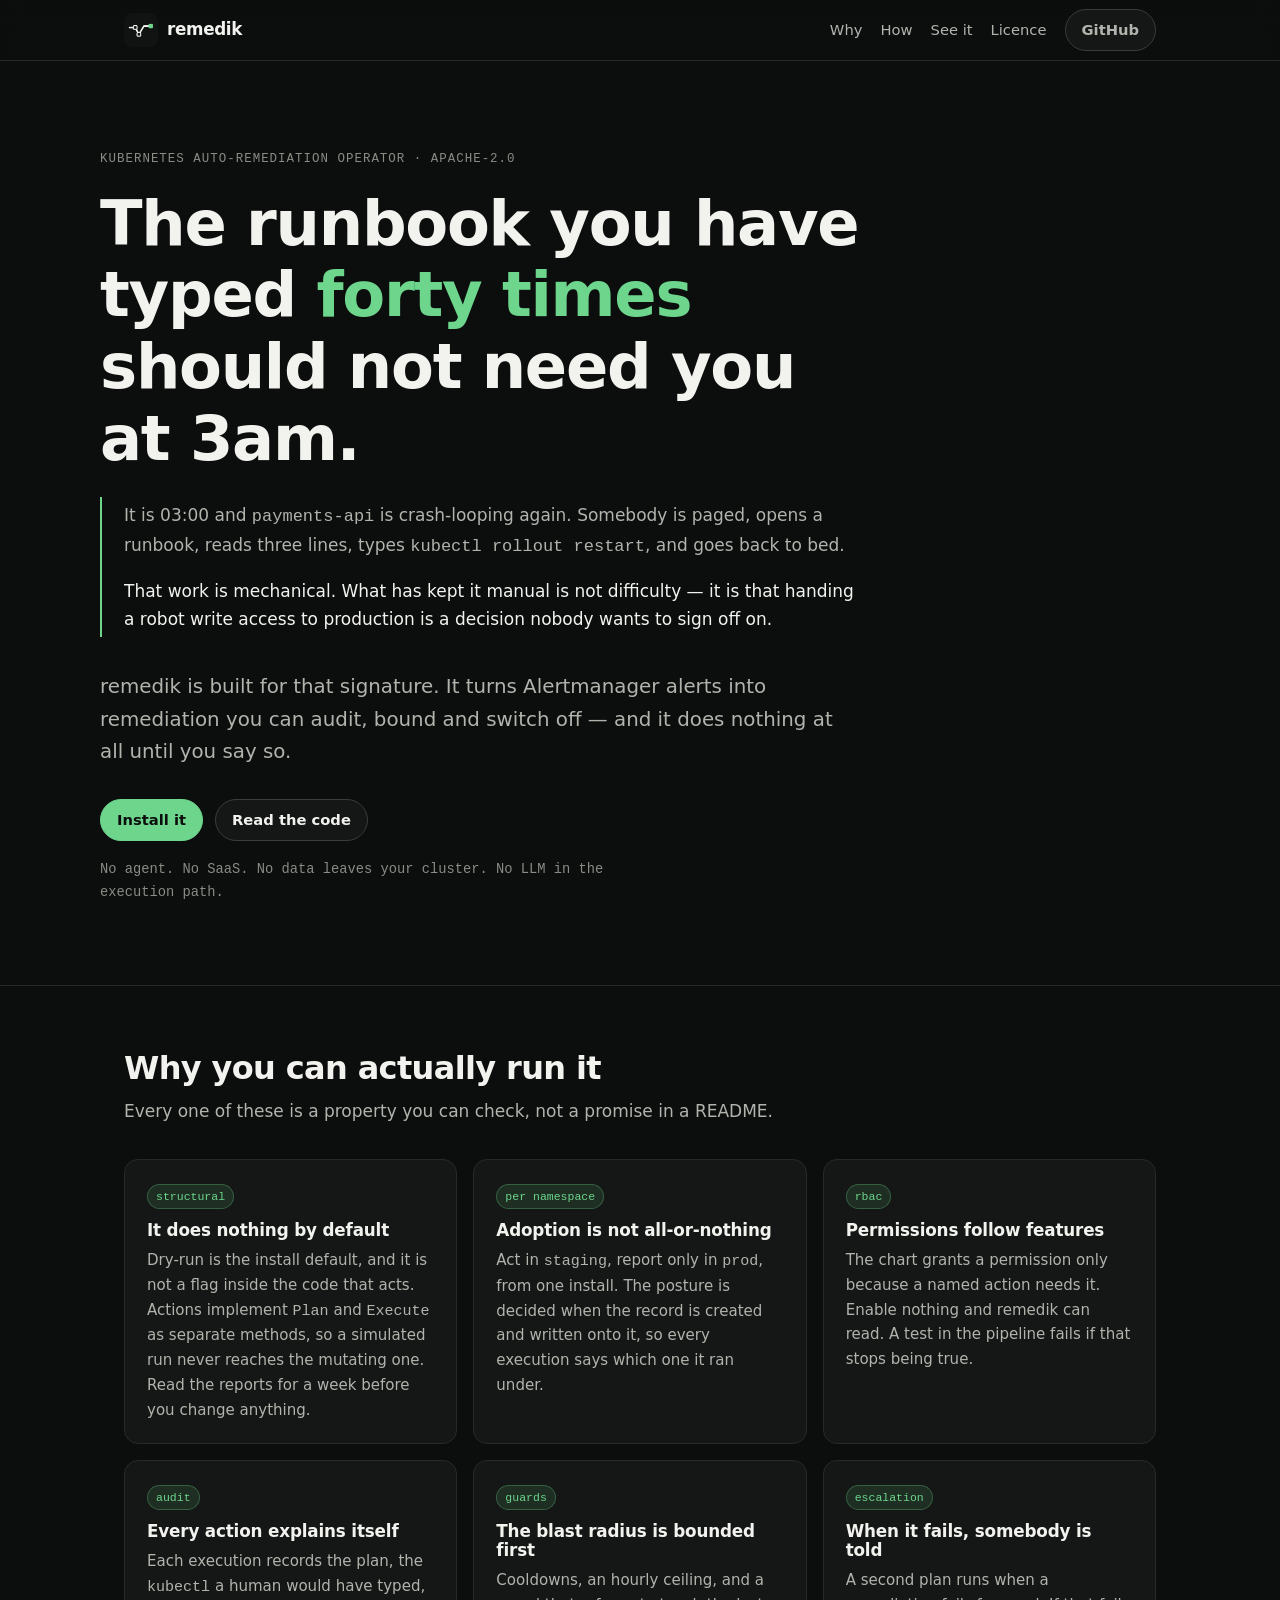
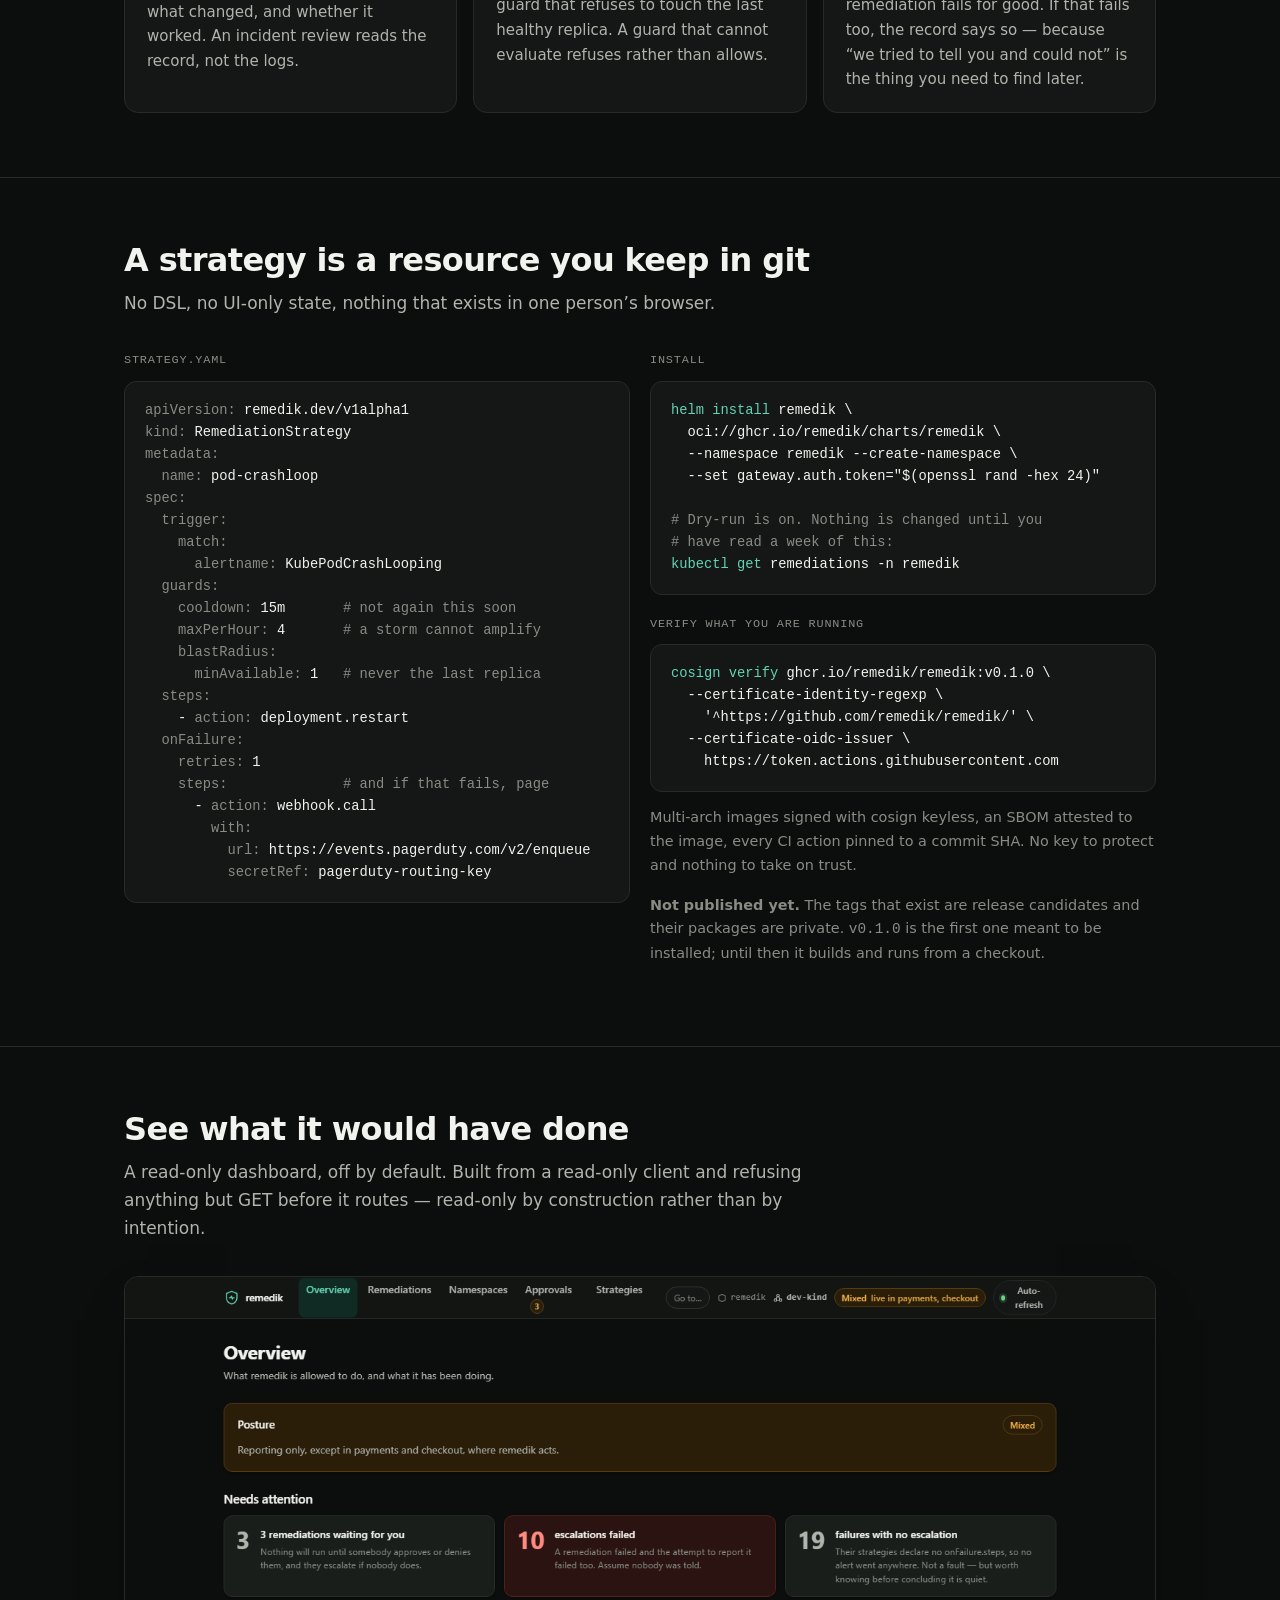
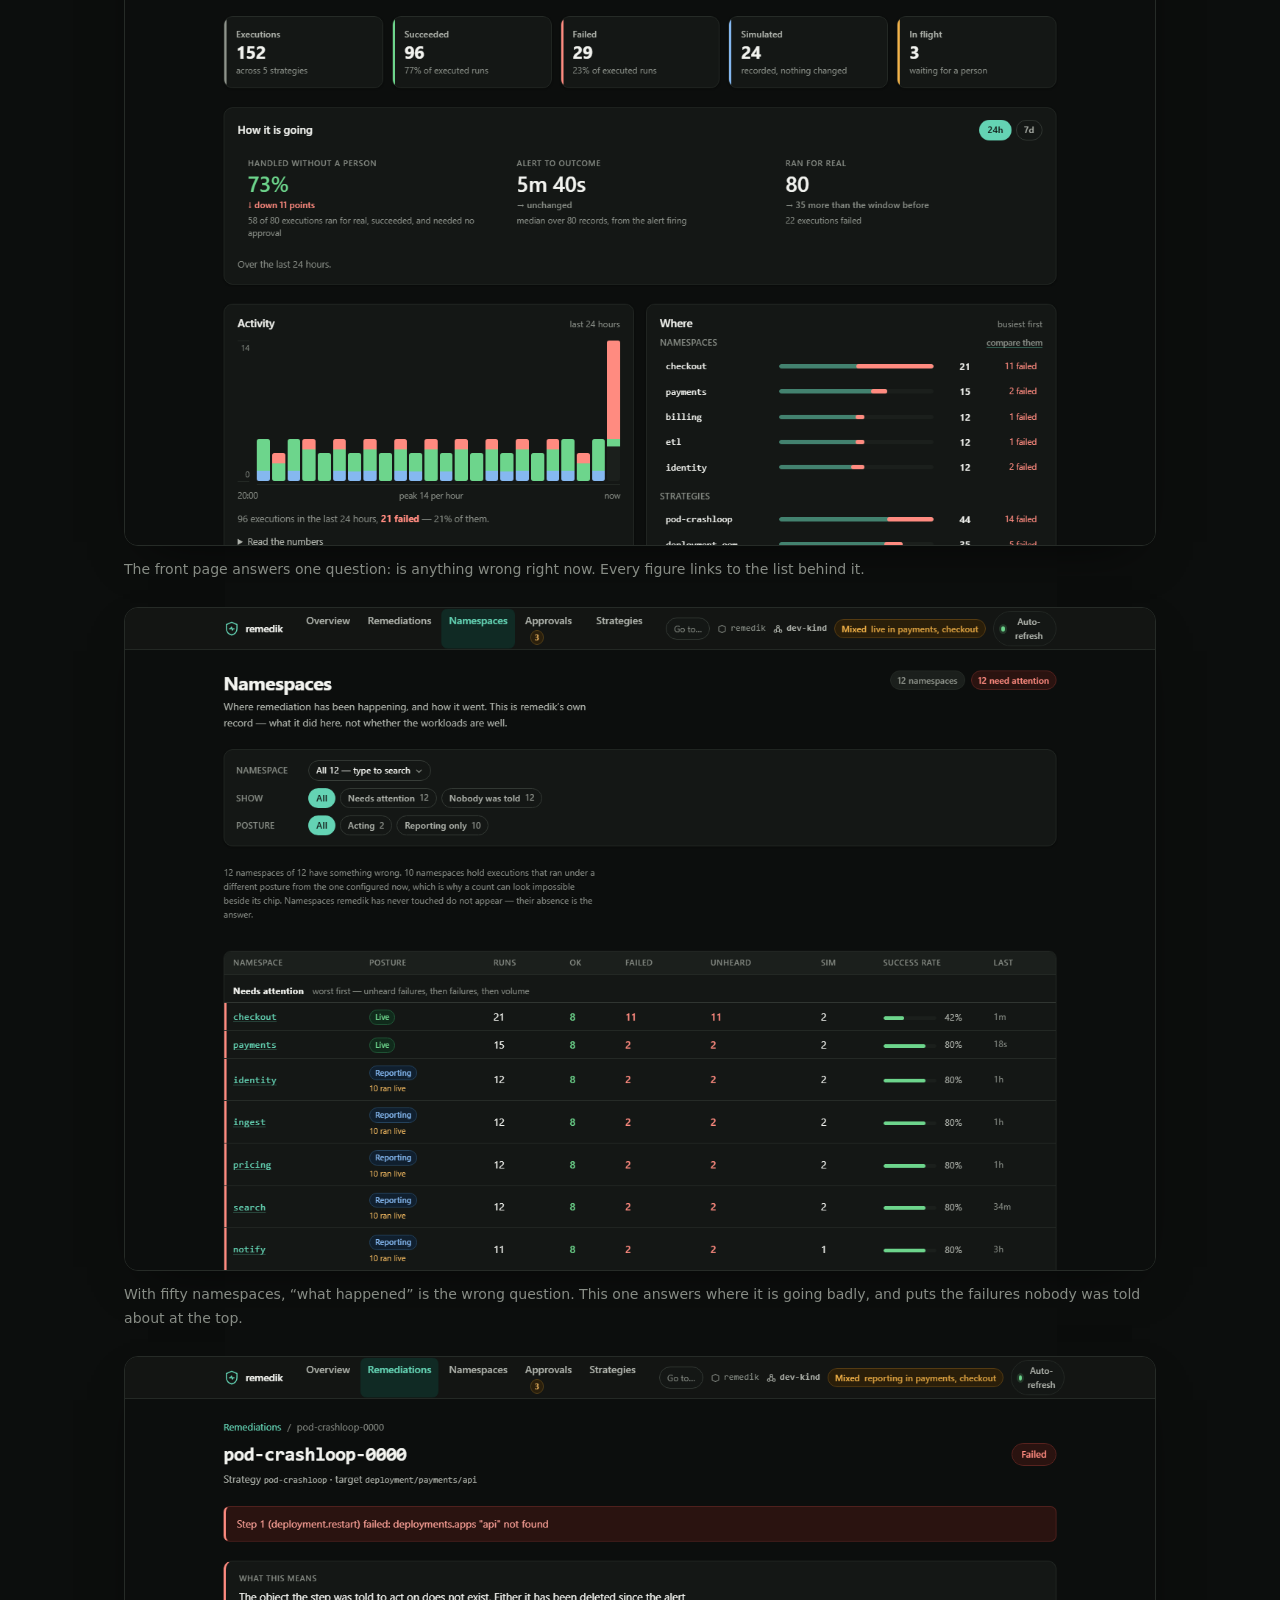
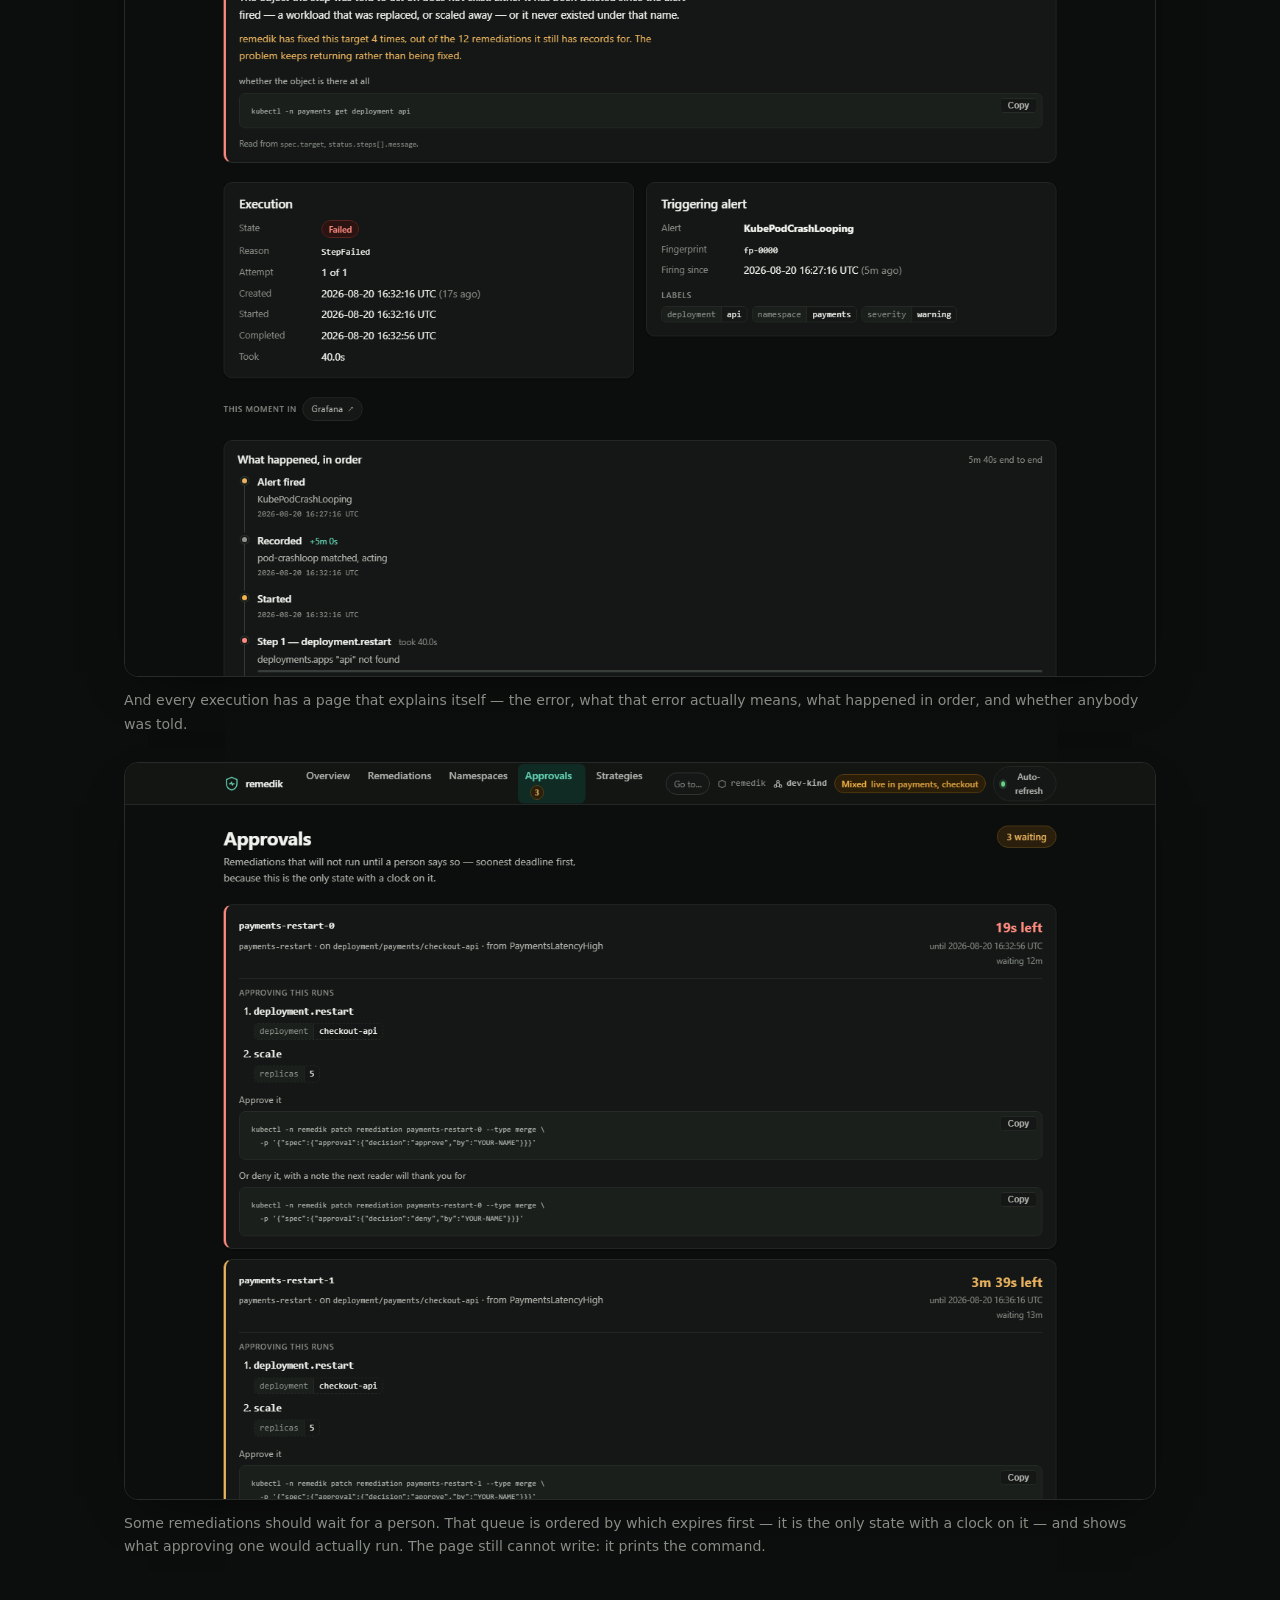
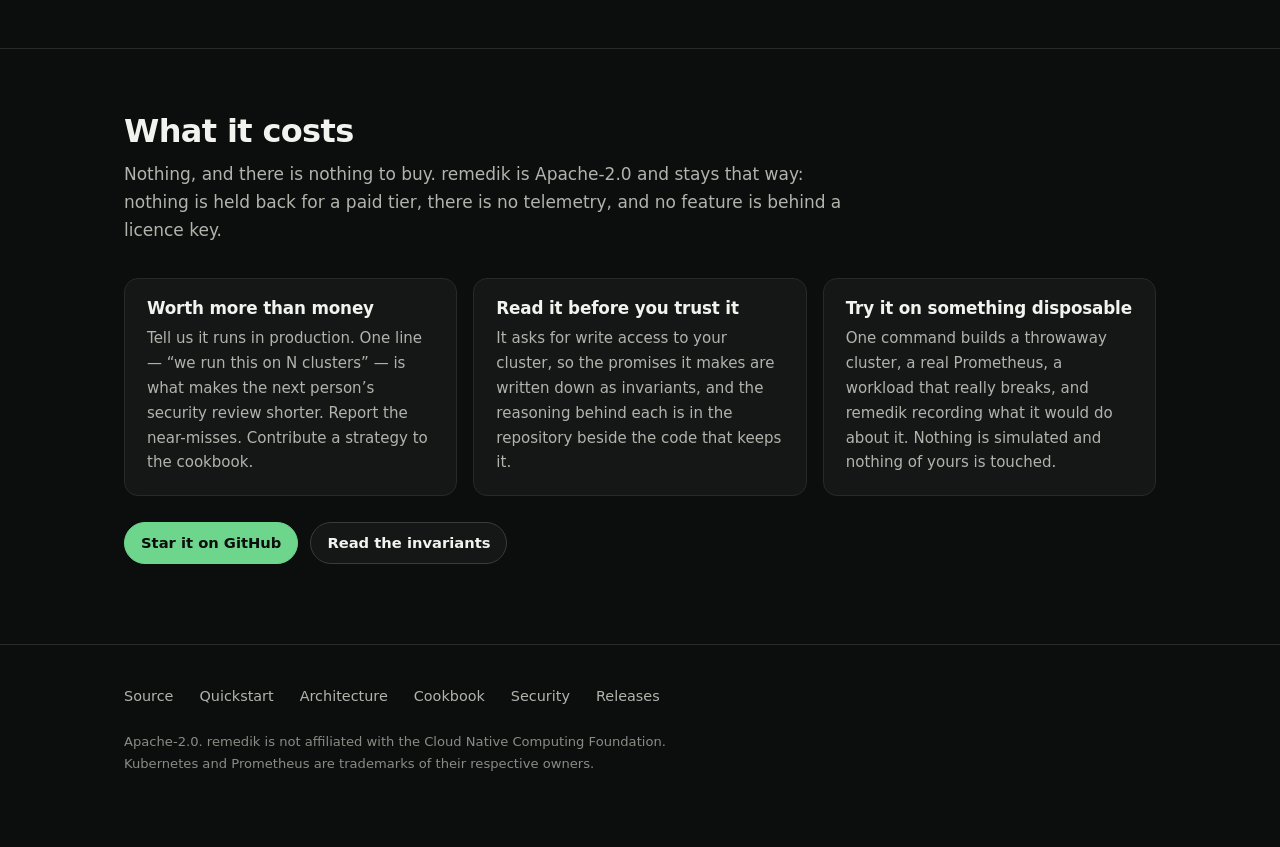
<file: website/index.html>
<!doctype html>
<html lang="en">
<head>
<meta charset="utf-8">
<meta name="viewport" content="width=device-width, initial-scale=1">
<title>remedik — Kubernetes auto-remediation that stays boring</title>
<meta name="description" content="Turn Alertmanager alerts into safe, audited Kubernetes remediation. Dry-run by default, guards before every action, and an audit trail that explains itself.">

<meta property="og:title" content="remedik — Kubernetes auto-remediation that stays boring">
<meta property="og:description" content="Dry-run by default, guards before every action, and an audit trail that explains itself. Apache-2.0.">
<meta property="og:type" content="website">
<meta property="og:url" content="https://remedik.github.io/remedik/">
<meta property="og:image" content="assets/banner.png">
<meta name="twitter:card" content="summary_large_image">
<link rel="icon" href="assets/mark.png" type="image/png">

<!--
  One file, no build step, no request to anything outside this page.
  The operator's dashboard is built the same way and for the same reason:
  a page that needs a CDN is a page that breaks when the CDN does, and a
  landing page for infrastructure software should be able to survive being
  saved to disk.

  The palette is sampled from the mark: #101311 ground, #f2f3ef ink,
  #6dd58c green. The mark is 93% ground and 1% green, and so is this page —
  green means something here rather than decorating.
-->
<style>
:root {
  --ground: #0c0e0d;
  --surface: #141715;
  --surface-2: #1b1f1c;
  --border: #262b27;
  --border-strong: #373d38;
  --ink: #f2f3ef;
  --ink-2: #b0b4ad;
  --ink-3: #878c85;
  --green: #6dd58c;
  --green-deep: #64d3b4;
  --amber: #f5b449;
  --red: #ff8b80;

  --mono: ui-monospace, SFMono-Regular, "SF Mono", Menlo, Consolas, "Liberation Mono", monospace;
  --sans: ui-sans-serif, system-ui, -apple-system, "Segoe UI", Roboto, "Helvetica Neue", Arial, sans-serif;

  --measure: 68ch;
  --wrap: 1080px;
}

*, *::before, *::after { box-sizing: border-box; }

html { -webkit-text-size-adjust: 100%; scroll-behavior: smooth; }
@media (prefers-reduced-motion: reduce) { html { scroll-behavior: auto; } }

body {
  margin: 0;
  background: var(--ground);
  color: var(--ink);
  font-family: var(--sans);
  font-size: 17px;
  line-height: 1.65;
  -webkit-font-smoothing: antialiased;
}

.wrap { width: 100%; max-width: var(--wrap); margin-inline: auto; padding-inline: 24px; }

a { color: var(--green); text-decoration-color: color-mix(in srgb, var(--green) 40%, transparent); text-underline-offset: 3px; }
a:hover { text-decoration-color: currentcolor; }
:focus-visible { outline: 2px solid var(--green); outline-offset: 3px; border-radius: 4px; }

h1, h2, h3 { margin: 0; line-height: 1.15; letter-spacing: -0.02em; font-weight: 660; }
h2 { font-size: clamp(1.5rem, 3.2vw, 2rem); }
h3 { font-size: 1.05rem; letter-spacing: -0.01em; }
p { margin: 0 0 1rem; max-width: var(--measure); }
code, pre { font-family: var(--mono); }

/* ---------------------------------------------------------------- header */

.top {
  position: sticky; top: 0; z-index: 10;
  background: color-mix(in srgb, var(--ground) 86%, transparent);
  backdrop-filter: saturate(160%) blur(10px);
  border-bottom: 1px solid var(--border);
}
.top-inner { display: flex; align-items: center; gap: 20px; height: 60px; }
.brand { display: inline-flex; align-items: center; gap: 9px; font-size: 1.05rem; text-decoration: none; color: var(--ink); font-weight: 650; letter-spacing: -0.02em; }
.brand img { width: 34px; height: 34px; border-radius: 8px; }
.top nav { margin-left: auto; display: flex; align-items: center; gap: 18px; }
.top nav a { color: var(--ink-2); text-decoration: none; font-size: 0.92rem; }
.top nav a:hover { color: var(--ink); }
.btn {
  display: inline-flex; align-items: center; gap: 8px;
  padding: 8px 16px; border-radius: 999px;
  font-size: 0.92rem; font-weight: 620; text-decoration: none;
  border: 1px solid var(--border-strong); color: var(--ink); background: var(--surface);
}
.btn:hover { border-color: var(--green); color: var(--green); }
.btn-primary { background: var(--green); border-color: var(--green); color: var(--ground); }
.btn-primary:hover { filter: brightness(1.08); color: var(--ground); }

/* ------------------------------------------------------------------ hero */

.hero { padding: 88px 0 64px; }
.eyebrow {
  font-family: var(--mono); font-size: 0.78rem; letter-spacing: 0.08em;
  text-transform: uppercase; color: var(--ink-3); margin-bottom: 18px;
}
.hero h1 {
  font-size: clamp(2.3rem, 6vw, 3.9rem);
  max-width: 18ch;
  margin-bottom: 22px;
}
.hero h1 .accent { color: var(--green); }
.lede { font-size: clamp(1.05rem, 2.2vw, 1.24rem); color: var(--ink-2); max-width: 60ch; }
.hero-actions { display: flex; flex-wrap: wrap; gap: 12px; margin-top: 30px; }
.hero-note { margin-top: 18px; font-size: 0.86rem; color: var(--ink-3); font-family: var(--mono); }

/* --------------------------------------------------------------- the 3am */

.story {
  border-left: 2px solid var(--green);
  padding: 4px 0 4px 22px;
  margin: 0 0 34px;
}
.story p { color: var(--ink-2); }
.story p:last-child { margin-bottom: 0; color: var(--ink); }

/* --------------------------------------------------------------- section */

section { padding: 64px 0; border-top: 1px solid var(--border); }
.section-head { margin-bottom: 34px; }
.section-head p { color: var(--ink-2); margin-top: 10px; }

/* ----------------------------------------------------------------- cards */

.cards { display: grid; grid-template-columns: repeat(auto-fit, minmax(280px, 1fr)); gap: 16px; }
.card {
  background: var(--surface); border: 1px solid var(--border);
  border-radius: 14px; padding: 20px 22px;
}
.card h3 { margin-bottom: 8px; }
.card p { color: var(--ink-2); font-size: 0.94rem; margin-bottom: 0; max-width: none; }
.card .tag {
  display: inline-block; font-family: var(--mono); font-size: 0.72rem;
  color: var(--green); background: color-mix(in srgb, var(--green) 12%, transparent);
  border: 1px solid color-mix(in srgb, var(--green) 30%, transparent);
  padding: 2px 8px; border-radius: 999px; margin-bottom: 12px;
}

/* ------------------------------------------------------------------ code */

pre {
  margin: 0; padding: 18px 20px; overflow-x: auto;
  background: var(--surface); border: 1px solid var(--border);
  border-radius: 12px; font-size: 0.86rem; line-height: 1.6;
}
pre .c { color: var(--ink-3); }
pre .k { color: var(--green-deep); }
pre .s { color: var(--ink); }
.code-label {
  font-family: var(--mono); font-size: 0.74rem; color: var(--ink-3);
  text-transform: uppercase; letter-spacing: 0.07em; margin-bottom: 10px;
}
.two { display: grid; grid-template-columns: repeat(auto-fit, minmax(320px, 1fr)); gap: 20px; align-items: start; }

/* ----------------------------------------------------------------- shots */

figure { margin: 0 0 26px; }
figure img {
  width: 100%; height: auto; display: block;
  border: 1px solid var(--border); border-radius: 14px;
  box-shadow: 0 20px 50px -24px rgb(0 0 0 / 70%);
}
figcaption { margin-top: 12px; color: var(--ink-3); font-size: 0.88rem; }
.fineprint { margin-top: 14px; color: var(--ink-3); font-size: 0.9rem; }
.code-label-spaced { margin-top: 20px; }
.cta-row { margin-top: 26px; display: flex; flex-wrap: wrap; gap: 12px; }

/* ---------------------------------------------------------------- footer */

footer { border-top: 1px solid var(--border); padding: 40px 0 56px; color: var(--ink-3); font-size: 0.9rem; }
footer .cols { display: flex; flex-wrap: wrap; gap: 26px; align-items: baseline; }
footer a { color: var(--ink-2); text-decoration: none; }
footer a:hover { color: var(--green); }
.legal { margin-top: 22px; font-size: 0.82rem; }

@media (width <= 640px) {
  .top nav a:not(.btn) { display: none; }
  .hero { padding: 56px 0 44px; }
  section { padding: 48px 0; }
}
</style>
</head>
<body>

<header class="top">
  <div class="wrap top-inner">
    <a class="brand" href="#top">
      <img src="assets/mark.png" alt="">
      remedik
    </a>
    <nav>
      <a href="#why">Why</a>
      <a href="#how">How</a>
      <a href="#see">See it</a>
      <a href="#licence">Licence</a>
      <a class="btn" href="https://github.com/remedik/remedik">GitHub</a>
    </nav>
  </div>
</header>

<main id="top">

<div class="wrap hero">
  <p class="eyebrow">Kubernetes auto-remediation operator · Apache-2.0</p>
  <h1>The runbook you have typed <span class="accent">forty times</span> should not need you at 3am.</h1>

  <div class="story">
    <p>It is 03:00 and <code>payments-api</code> is crash-looping again. Somebody
    is paged, opens a runbook, reads three lines, types
    <code>kubectl rollout restart</code>, and goes back to bed.</p>
    <p>That work is mechanical. What has kept it manual is not difficulty — it
    is that handing a robot write access to production is a decision nobody
    wants to sign off on.</p>
  </div>

  <p class="lede">remedik is built for that signature. It turns Alertmanager
  alerts into remediation you can audit, bound and switch off — and it does
  nothing at all until you say so.</p>

  <div class="hero-actions">
    <a class="btn btn-primary" href="#how">Install it</a>
    <a class="btn" href="https://github.com/remedik/remedik">Read the code</a>
  </div>
  <p class="hero-note">No agent. No SaaS. No data leaves your cluster. No LLM in the execution path.</p>
</div>

<section id="why">
  <div class="wrap">
    <div class="section-head">
      <h2>Why you can actually run it</h2>
      <p>Every one of these is a property you can check, not a promise in a README.</p>
    </div>

    <div class="cards">
      <div class="card">
        <span class="tag">structural</span>
        <h3>It does nothing by default</h3>
        <p>Dry-run is the install default, and it is not a flag inside the code
        that acts. Actions implement <code>Plan</code> and <code>Execute</code> as
        separate methods, so a simulated run never reaches the mutating one.
        Read the reports for a week before you change anything.</p>
      </div>

      <div class="card">
        <span class="tag">per namespace</span>
        <h3>Adoption is not all-or-nothing</h3>
        <p>Act in <code>staging</code>, report only in <code>prod</code>, from one
        install. The posture is decided when the record is created and written
        onto it, so every execution says which one it ran under.</p>
      </div>

      <div class="card">
        <span class="tag">rbac</span>
        <h3>Permissions follow features</h3>
        <p>The chart grants a permission only because a named action needs it.
        Enable nothing and remedik can read. A test in the pipeline fails if
        that stops being true.</p>
      </div>

      <div class="card">
        <span class="tag">audit</span>
        <h3>Every action explains itself</h3>
        <p>Each execution records the plan, the <code>kubectl</code> a human
        would have typed, what changed, and whether it worked. An incident
        review reads the record, not the logs.</p>
      </div>

      <div class="card">
        <span class="tag">guards</span>
        <h3>The blast radius is bounded first</h3>
        <p>Cooldowns, an hourly ceiling, and a guard that refuses to touch the
        last healthy replica. A guard that cannot evaluate refuses rather than
        allows.</p>
      </div>

      <div class="card">
        <span class="tag">escalation</span>
        <h3>When it fails, somebody is told</h3>
        <p>A second plan runs when a remediation fails for good. If that fails
        too, the record says so — because “we tried to tell you and could not”
        is the thing you need to find later.</p>
      </div>
    </div>
  </div>
</section>

<section id="how">
  <div class="wrap">
    <div class="section-head">
      <h2>A strategy is a resource you keep in git</h2>
      <p>No DSL, no UI-only state, nothing that exists in one person’s browser.</p>
    </div>

    <div class="two">
      <div>
        <p class="code-label">strategy.yaml</p>
<pre><code><span class="c">apiVersion:</span> remedik.dev/v1alpha1
<span class="c">kind:</span> RemediationStrategy
<span class="c">metadata:</span>
  <span class="c">name:</span> pod-crashloop
<span class="c">spec:</span>
  <span class="c">trigger:</span>
    <span class="c">match:</span>
      <span class="c">alertname:</span> KubePodCrashLooping
  <span class="c">guards:</span>
    <span class="c">cooldown:</span> 15m       <span class="c"># not again this soon</span>
    <span class="c">maxPerHour:</span> 4       <span class="c"># a storm cannot amplify</span>
    <span class="c">blastRadius:</span>
      <span class="c">minAvailable:</span> 1   <span class="c"># never the last replica</span>
  <span class="c">steps:</span>
    - <span class="c">action:</span> deployment.restart
  <span class="c">onFailure:</span>
    <span class="c">retries:</span> 1
    <span class="c">steps:</span>              <span class="c"># and if that fails, page</span>
      - <span class="c">action:</span> webhook.call
        <span class="c">with:</span>
          <span class="c">url:</span> https://events.pagerduty.com/v2/enqueue
          <span class="c">secretRef:</span> pagerduty-routing-key</code></pre>
      </div>

      <div>
        <p class="code-label">install</p>
<pre><code><span class="k">helm install</span> remedik \
  oci://ghcr.io/remedik/charts/remedik \
  --namespace remedik --create-namespace \
  --set gateway.auth.token=<span class="s">"$(openssl rand -hex 24)"</span>

<span class="c"># Dry-run is on. Nothing is changed until you</span>
<span class="c"># have read a week of this:</span>
<span class="k">kubectl get</span> remediations -n remedik</code></pre>

        <p class="code-label code-label-spaced">verify what you are running</p>
<pre><code><span class="k">cosign verify</span> ghcr.io/remedik/remedik:v0.1.0 \
  --certificate-identity-regexp \
    <span class="s">'^https://github.com/remedik/remedik/'</span> \
  --certificate-oidc-issuer \
    https://token.actions.githubusercontent.com</code></pre>
        <p class="fineprint">
        Multi-arch images signed with cosign keyless, an SBOM attested to the
        image, every CI action pinned to a commit SHA. No key to protect and
        nothing to take on trust.</p>
        <p class="fineprint">
        <strong>Not published yet.</strong> The tags that exist are release
        candidates and their packages are private. <code>v0.1.0</code> is the
        first one meant to be installed; until then it builds and runs from a
        checkout.</p>
      </div>
    </div>
  </div>
</section>

<section id="see">
  <div class="wrap">
    <div class="section-head">
      <h2>See what it would have done</h2>
      <p>A read-only dashboard, off by default. Built from a read-only client
      and refusing anything but GET before it routes — read-only by
      construction rather than by intention.</p>
    </div>

    <figure>
      <img src="assets/overview.png" alt="The remedik overview: posture, what needs attention, activity over the last day, and where remediation has been happening">
      <figcaption>The front page answers one question: is anything wrong right
      now. Every figure links to the list behind it.</figcaption>
    </figure>

    <figure>
      <img src="assets/namespaces.png" alt="The namespaces page: one row per namespace, with its posture, outcomes and the failures nobody was told about">
      <figcaption>With fifty namespaces, &ldquo;what happened&rdquo; is the
      wrong question. This one answers where it is going badly, and puts the
      failures nobody was told about at the top.</figcaption>
    </figure>

    <figure>
      <img src="assets/detail.png" alt="A failed remediation, showing the step that failed and an escalation that also failed">
      <figcaption>And every execution has a page that explains itself —
      the error, what that error actually means, what happened in order, and
      whether anybody was told.</figcaption>
    </figure>

    <figure>
      <img src="assets/approvals.png" alt="The approvals queue: what is waiting, the time left on each, what approving it would run, and the commands that decide it">
      <figcaption>Some remediations should wait for a person. That queue is
      ordered by which expires first — it is the only state with a clock on
      it — and shows what approving one would actually run. The page still
      cannot write: it prints the command.</figcaption>
    </figure>
  </div>
</section>

<section id="licence">
  <div class="wrap">
    <div class="section-head">
      <h2>What it costs</h2>
      <p>Nothing, and there is nothing to buy. remedik is Apache-2.0 and stays
      that way: nothing is held back for a paid tier, there is no telemetry,
      and no feature is behind a licence key.</p>
    </div>

    <div class="cards">
      <div class="card">
        <h3>Worth more than money</h3>
        <p>Tell us it runs in production. One line — “we run this on N
        clusters” — is what makes the next person’s security review shorter.
        Report the near-misses. Contribute a strategy to the cookbook.</p>
      </div>
      <div class="card">
        <h3>Read it before you trust it</h3>
        <p>It asks for write access to your cluster, so the promises it makes
        are written down as invariants, and the reasoning behind each is in the
        repository beside the code that keeps it.</p>
      </div>
      <div class="card">
        <h3>Try it on something disposable</h3>
        <p>One command builds a throwaway cluster, a real Prometheus, a
        workload that really breaks, and remedik recording what it would do
        about it. Nothing is simulated and nothing of yours is touched.</p>
      </div>
    </div>

    <p class="cta-row">
      <a class="btn btn-primary" href="https://github.com/remedik/remedik">Star it on GitHub</a>
      <a class="btn" href="https://github.com/remedik/remedik/blob/main/docs/invariants.md">Read the invariants</a>
    </p>
  </div>
</section>

</main>

<footer>
  <div class="wrap">
    <div class="cols">
      <a href="https://github.com/remedik/remedik">Source</a>
      <a href="https://github.com/remedik/remedik/blob/main/QUICKSTART.md">Quickstart</a>
      <a href="https://github.com/remedik/remedik/blob/main/docs/architecture.md">Architecture</a>
      <a href="https://github.com/remedik/remedik/blob/main/examples/strategies">Cookbook</a>
      <a href="https://github.com/remedik/remedik/blob/main/SECURITY.md">Security</a>
      <a href="https://github.com/remedik/remedik/releases">Releases</a>
    </div>
    <p class="legal">
      Apache-2.0. remedik is not affiliated with the Cloud Native Computing
      Foundation. Kubernetes and Prometheus are trademarks of their respective
      owners.
    </p>
  </div>
</footer>

</body>
</html>
</file>
